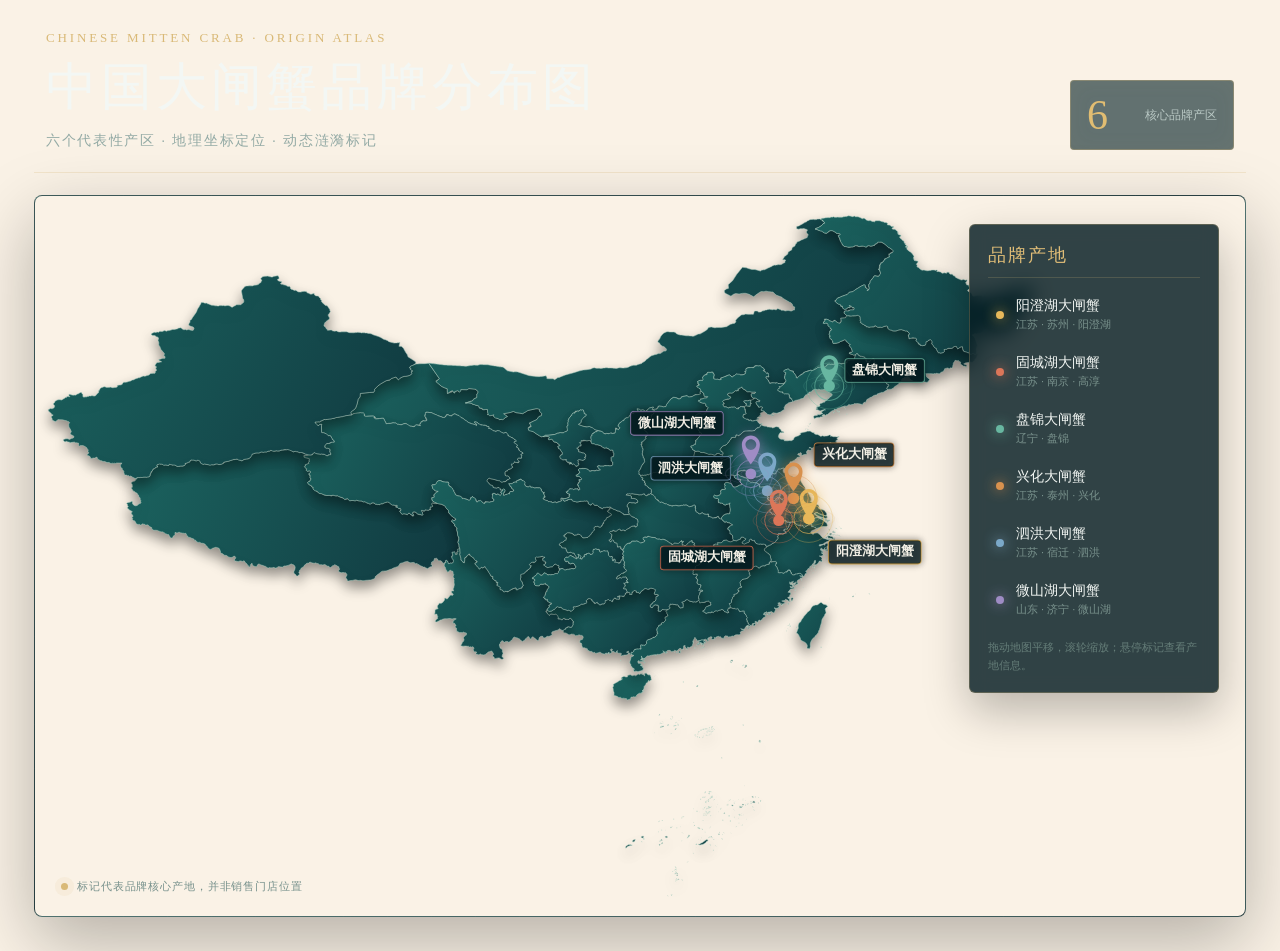
<file: brand-map.html>
<!DOCTYPE html>
<html lang="zh-CN">
<head>
  <meta charset="UTF-8">
  <meta name="viewport" content="width=device-width, initial-scale=1.0">
  <meta name="description" content="中国六大代表性大闸蟹品牌产地分布动态地图">
  <title>中国大闸蟹品牌分布图</title>
  <link rel="stylesheet" href="./assets/brand-map/brand-map.css">
  <script src="./assets/brand-map/echarts.min.js"></script>
</head>
<body>
  <main class="brand-map-shell">
    <header class="brand-map-header">
      <div>
        <p class="eyebrow">CHINESE MITTEN CRAB · ORIGIN ATLAS</p>
        <h1>中国大闸蟹品牌分布图</h1>
        <p class="subtitle">六个代表性产区 · 地理坐标定位 · 动态涟漪标记</p>
      </div>
      <div class="header-badge">
        <span>6</span>
        <small>核心品牌产区</small>
      </div>
    </header>

    <section class="map-stage">
      <div id="brandMap" role="img" aria-label="中国六大代表性大闸蟹品牌产地动态地图"></div>
      <aside class="brand-panel" aria-label="品牌产地列表">
        <div class="panel-title">品牌产地</div>
        <div id="brandList" class="brand-list"></div>
        <p class="panel-note">拖动地图平移，滚轮缩放；悬停标记查看产地信息。</p>
      </aside>
      <div class="map-caption">
        <span class="caption-pulse"></span>
        标记代表品牌核心产地，并非销售门店位置
      </div>
    </section>
  </main>

  <script src="./assets/brand-map/china-provinces.js"></script>
  <script src="./assets/brand-map/brand-map.js"></script>
</body>
</html>
</file>
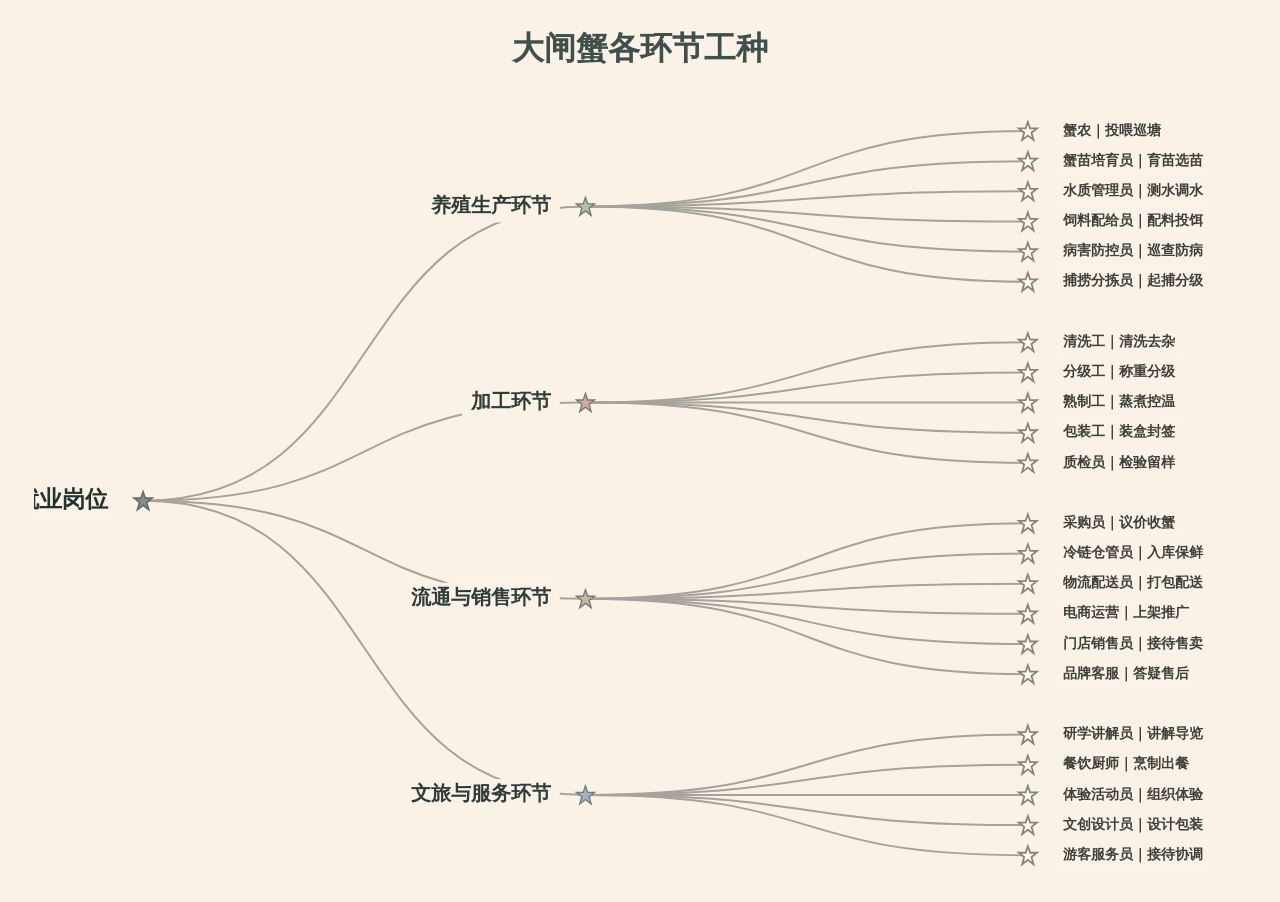
<file: chart10.html>
<!doctype html>
<html lang="zh-CN">
<head>
  <meta charset="UTF-8">
  <meta name="viewport" content="width=device-width, initial-scale=1.0">
  <title>大闸蟹各环节工种</title>
  <link rel="stylesheet" href="./assets/chart10-jobs-tree/style.css">
</head>
<body>
  <main class="tree-page">
    <h1>大闸蟹各环节工种</h1>
    <div id="chart" role="img" aria-label="大闸蟹就业岗位从左到右树状图"></div>
  </main>
  <script src="./assets/brand-map/echarts.min.js"></script>
  <script src="./assets/chart10-jobs-tree/chart.js"></script>
</body>
</html>
</file>
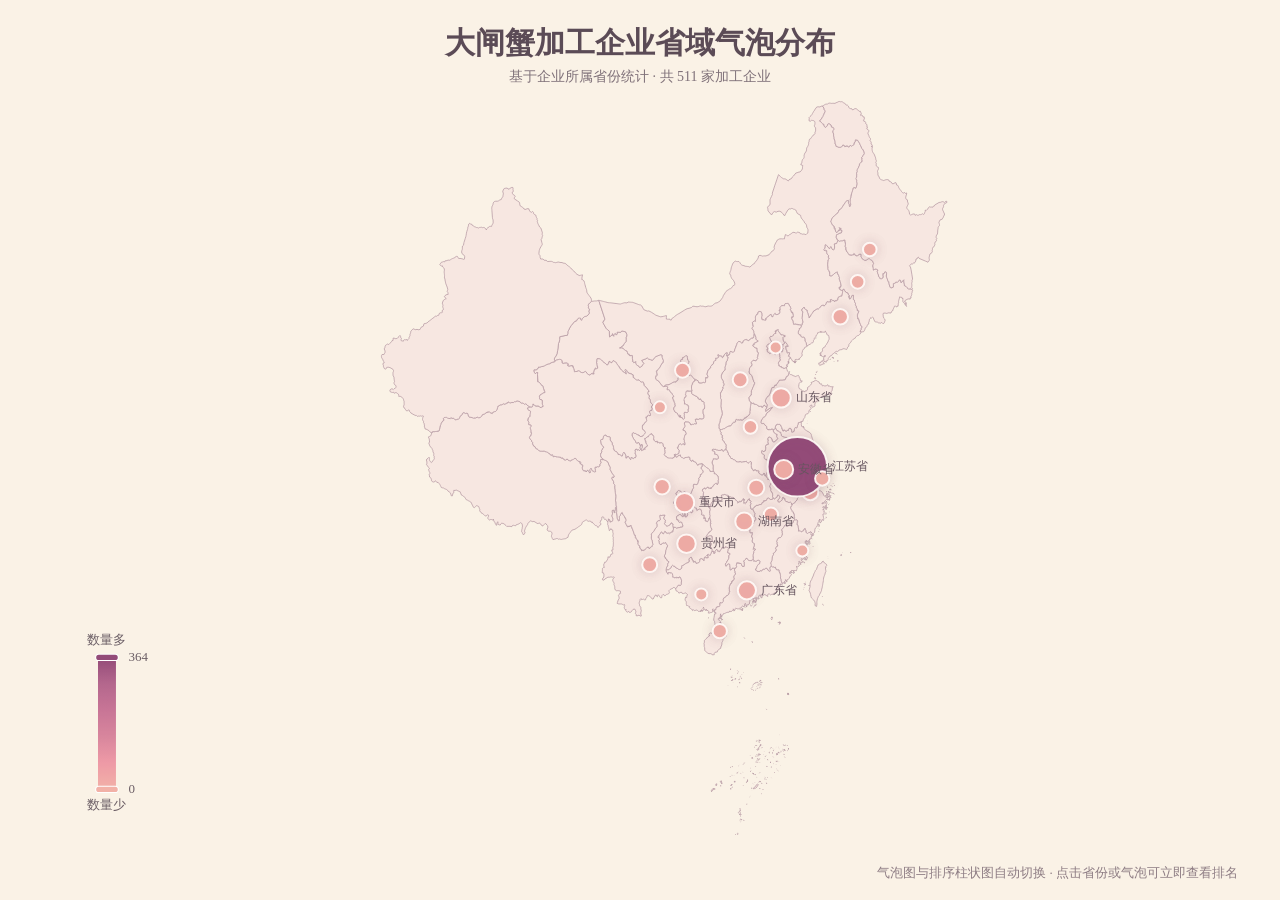
<file: chart11.html>
<!doctype html>
<html lang="zh-CN">
<head>
  <meta charset="UTF-8">
  <meta name="viewport" content="width=device-width, initial-scale=1.0">
  <title>大闸蟹加工企业省域分布</title>
  <link rel="stylesheet" href="./assets/chart11-china-map/style.css">
</head>
<body>
  <main class="map-page">
    <h1>大闸蟹加工企业省域气泡分布</h1>
    <p class="subtitle">基于企业所属省份统计 · 共 511 家加工企业</p>
    <div id="chart" role="img" aria-label="大闸蟹加工企业中国省级气泡图与排序柱状图"></div>
    <div class="hint">气泡图与排序柱状图自动切换 · 点击省份或气泡可立即查看排名</div>
  </main>
  <script src="./assets/brand-map/echarts.min.js"></script>
  <script src="./assets/chart11-china-map/chart.js"></script>
</body>
</html>
</file>
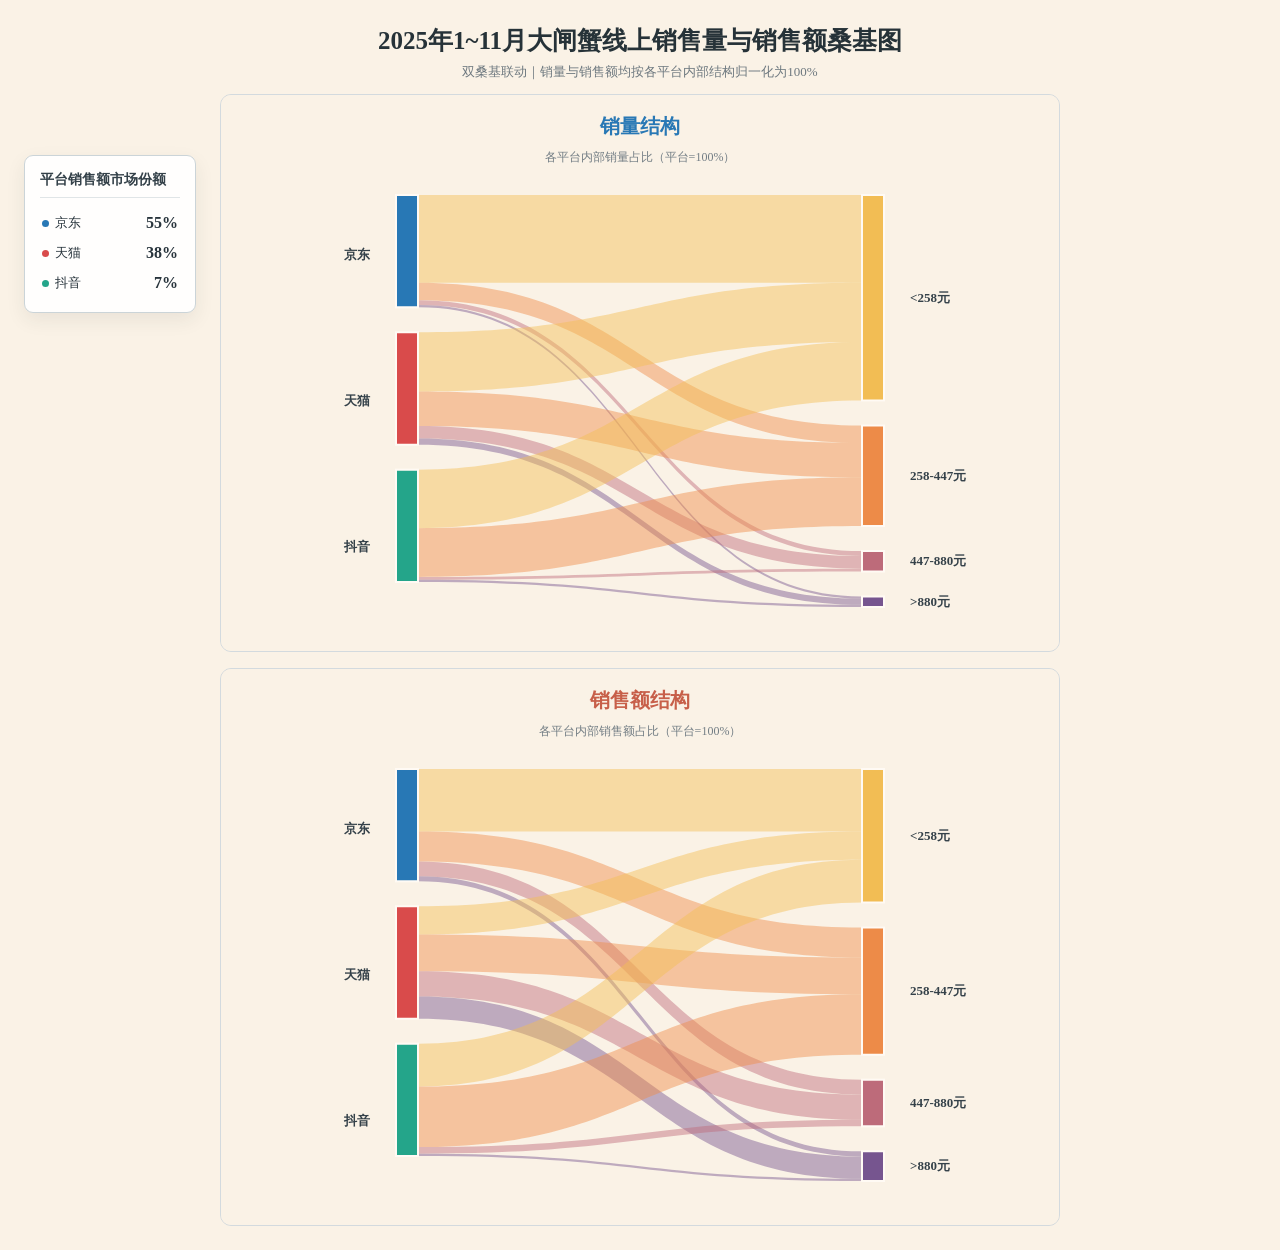
<file: chart4.html>
<!DOCTYPE html>
<html lang="zh-CN">
<head>
  <meta charset="UTF-8">
  <meta name="viewport" content="width=device-width, initial-scale=1.0">
  <title>2025年1~11月大闸蟹线上销售量与销售额桑基图</title>
  <script src="./assets/brand-map/echarts.min.js"></script>
  <style>
    * { box-sizing: border-box; }
    html, body {
      width: 100%;
      min-height: 100%;
      margin: 0;
      overflow-x: hidden;
      overflow-y: auto;
      background: #FAF2E6;
      color: #28343c;
      font-family: "Times New Roman", "SimSun", "宋体", serif;
    }
    .shell {
      position: relative;
      width: 100%;
      height: 1250px;
      min-width: 1080px;
      min-height: 1250px;
    }
    .page-title {
      position: absolute;
      z-index: 4;
      top: 24px;
      left: 50%;
      margin: 0;
      color: #263238;
      font-size: 25px;
      transform: translateX(-50%);
      white-space: nowrap;
    }
    .page-subtitle {
      position: absolute;
      z-index: 4;
      top: 63px;
      left: 50%;
      color: #6d787f;
      font-size: 13px;
      transform: translateX(-50%);
      white-space: nowrap;
    }
    .charts {
      position: absolute;
      top: 94px;
      right: 220px;
      bottom: 24px;
      left: 220px;
      display: grid;
      grid-template-rows: 1fr 1fr;
      gap: 16px;
    }
    .chart-panel {
      position: relative;
      min-width: 0;
      overflow: hidden;
      border: 1px solid #d3dade;
      border-radius: 11px;
      background: #FAF2E6;
    }
    .chart { width: 100%; height: 100%; }
    .node-labels {
      position: absolute;
      z-index: 5;
      top: 0;
      bottom: 0;
      width: 130px;
      pointer-events: none;
    }
    .node-labels--left { left: 19px; text-align: right; }
    .node-labels--right { right: 19px; text-align: left; }
    .node-label {
      position: absolute;
      right: 0;
      left: 0;
      color: #344149;
      font-size: 13px;
      font-weight: 700;
      line-height: 18px;
      transform: translateY(-50%);
      white-space: nowrap;
    }
    .market-share-panel {
      position: absolute;
      z-index: 6;
      top: 155px;
      left: 24px;
      width: 172px;
      padding: 15px 15px 14px;
      border: 1px solid #cbd4d8;
      border-radius: 9px;
      background: rgba(255,255,255,.94);
      box-shadow: 0 7px 19px rgba(38,50,56,.08);
    }
    .market-share-title {
      margin-bottom: 10px;
      padding-bottom: 8px;
      border-bottom: 1px solid #e0e5e7;
      color: #344149;
      font-size: 14px;
      font-weight: 700;
    }
    .market-share-row {
      display: flex;
      align-items: center;
      justify-content: space-between;
      padding: 6px 2px;
      font-size: 13px;
    }
    .market-share-name { display: inline-flex; align-items: center; gap: 6px; }
    .market-share-dot { width: 7px; height: 7px; border-radius: 50%; }
    .market-share-value { font: 700 16px "Times New Roman", serif; }
    .linked-popup-panel {
      position: absolute;
      z-index: 6;
      top: 52%;
      right: 24px;
      left: auto;
      width: 172px;
      min-height: 226px;
      padding: 15px 14px 16px;
      border: 1px solid #cbd4d8;
      border-radius: 10px;
      background: rgba(255,255,255,.96);
      box-shadow: 0 9px 24px rgba(38,50,56,.11);
      opacity: 0;
      pointer-events: none;
      transform: translateY(-50%) translateX(-7px);
      transition: opacity .16s ease, transform .16s ease;
    }
    .linked-popup-panel.is-visible {
      opacity: 1;
      transform: translateY(-50%) translateX(0);
    }
    .popup-heading {
      margin-bottom: 14px;
      padding-bottom: 11px;
      border-bottom: 1px solid #e0e5e7;
    }
    .popup-title { color: #344149; font-size: 16px; font-weight: 700; }
    .popup-relation {
      display: block;
      margin-top: 6px;
      color: #6d787f;
      font-size: 13px;
      line-height: 1.45;
    }
    .popup-values {
      display: flex;
      flex-direction: column;
      gap: 9px;
    }
    .popup-metric {
      padding: 9px 10px;
      border-radius: 7px;
      background: #fbf7f1;
    }
    .popup-label { color: #7b858c; font-size: 12px; }
    .popup-value {
      margin-top: 4px;
      color: #29363e;
      font: 700 20px "Times New Roman", serif;
    }
    .popup-value.is-volume { color: #2878b5; }
    .popup-value.is-sales { color: #c75f49; }
  </style>
</head>
<body>
  <main class="shell">
    <h1 class="page-title">2025年1~11月大闸蟹线上销售量与销售额桑基图</h1>
    <div class="page-subtitle">双桑基联动｜销量与销售额均按各平台内部结构归一化为100%</div>
    <section class="charts">
      <article class="chart-panel">
        <div id="volume-chart" class="chart" role="img" aria-label="各平台价格带销量结构桑基图"></div>
        <div id="volume-left-labels" class="node-labels node-labels--left"></div>
        <div id="volume-right-labels" class="node-labels node-labels--right"></div>
      </article>
      <article class="chart-panel">
        <div id="sales-chart" class="chart" role="img" aria-label="各平台价格带销售额结构桑基图"></div>
        <div id="sales-left-labels" class="node-labels node-labels--left"></div>
        <div id="sales-right-labels" class="node-labels node-labels--right"></div>
      </article>
    </section>
    <aside class="market-share-panel">
      <div class="market-share-title">平台销售额市场份额</div>
      <div class="market-share-row"><span class="market-share-name"><i class="market-share-dot" style="background:#2878b5"></i>京东</span><span class="market-share-value">55%</span></div>
      <div class="market-share-row"><span class="market-share-name"><i class="market-share-dot" style="background:#d94b4b"></i>天猫</span><span class="market-share-value">38%</span></div>
      <div class="market-share-row"><span class="market-share-name"><i class="market-share-dot" style="background:#24a58a"></i>抖音</span><span class="market-share-value">7%</span></div>
    </aside>
    <section class="linked-popup-panel" id="linked-popup" aria-live="polite">
      <div class="popup-heading">
        <span class="popup-title">关联数据</span>
        <span class="popup-relation"></span>
      </div>
      <div class="popup-values"></div>
    </section>
  </main>
  <script>
    (function () {
      "use strict";

      const platformShares = { "京东":55, "天猫":38, "抖音":7 };
      const platformColors = { "京东":"#2878b5", "天猫":"#d94b4b", "抖音":"#24a58a" };
      const bands = ["<258元","258-447元","447-880元",">880元"];
      const bandColors = ["#f2bd54","#ed8b48","#bd6b7a","#76558f"];
      const paired = [
        { platform:"京东", band:"<258元", volume:79.2, sales:55.7 },
        { platform:"京东", band:"258-447元", volume:15.7, sales:26.6 },
        { platform:"京东", band:"447-880元", volume:4.4, sales:13.1 },
        { platform:"京东", band:">880元", volume:0.7, sales:4.6 },
        { platform:"天猫", band:"<258元", volume:52.8, sales:25.0 },
        { platform:"天猫", band:"258-447元", volume:30.6, sales:32.7 },
        { platform:"天猫", band:"447-880元", volume:11.3, sales:22.5 },
        { platform:"天猫", band:">880元", volume:5.4, sales:19.8 },
        { platform:"抖音", band:"<258元", volume:53.1, sales:38.7 },
        { platform:"抖音", band:"258-447元", volume:44.2, sales:54.5 },
        { platform:"抖音", band:"447-880元", volume:2.6, sales:6.0 },
        { platform:"抖音", band:">880元", volume:0.1, sales:0.9 }
      ];

      const volumeChart = echarts.init(document.getElementById("volume-chart"), null, { renderer:"canvas" });
      const salesChart = echarts.init(document.getElementById("sales-chart"), null, { renderer:"canvas" });
      const popupContainer = document.getElementById("linked-popup");

      function visualValues(metric) {
        const result=new Array(paired.length);
        Object.keys(platformShares).forEach(function (platform) {
          const indexes=[];
          paired.forEach(function (item,index) {
            if (item.platform === platform) indexes.push(index);
          });
          const raised=indexes.map(function (index) {
            return Math.max(paired[index][metric],2);
          });
          const scale=100/raised.reduce(function (sum,value) { return sum+value; },0);
          indexes.forEach(function (index,position) {
            result[index]=raised[position]*scale;
          });
        });
        return result;
      }

      const visualMetricValues={
        volume:visualValues("volume"),
        sales:visualValues("sales")
      };

      function nodes(metric) {
        return Object.keys(platformShares).map(function (platform) {
          return {
            name:platform,
            kind:"platform",
            marketShare:platformShares[platform],
            itemStyle:{ color:platformColors[platform] },
            label:{ show:false }
          };
        }).concat(bands.map(function (band,index) {
          return {
            name:band,
            kind:"band",
            itemStyle:{ color:bandColors[index] },
            label:{ show:false }
          };
        }));
      }

      function links(metric, activeIndex) {
        return paired.map(function (item,index) {
          return {
            source:item.platform,
            target:item.band,
            value:visualMetricValues[metric][index],
            pairIndex:index,
            volume:item.volume,
            sales:item.sales,
            ratio:item.sales / item.volume,
            lineStyle:{
              color:bandColors[bands.indexOf(item.band)],
              opacity:activeIndex == null ? .46 : (index === activeIndex ? .82 : .07)
            }
          };
        });
      }

      function tooltipFormatter(metric) {
        return function (params) {
          if (params.dataType !== "edge") {
            if (params.data.kind === "platform") {
              return "<b>" + params.name + "</b><br>销售额市场份额：<b>" + params.data.marketShare.toFixed(0) + "%</b>";
            }
            return "<b>" + params.name + "</b>";
          }
          const d=params.data;
          const main=metric === "volume" ? d.volume : d.sales;
          const companion=metric === "volume" ? d.sales : d.volume;
          return "<b>" + d.source + " → " + d.target + "</b><br>" +
            (metric === "volume" ? "销量占比" : "销售额占比") + "：<b>" + main.toFixed(1) + "%</b><br>" +
            (metric === "volume" ? "对应销售额" : "对应销量") + "：<b>" + companion.toFixed(1) + "%</b>";
        };
      }

      function chartOption(metric) {
        const isVolume=metric === "volume";
        return {
          backgroundColor:"#FAF2E6",
          animationDuration:700,
          animationDurationUpdate:450,
          textStyle:{ fontFamily:'"Times New Roman","SimSun","宋体",serif' },
          title:{
            text:isVolume ? "销量结构" : "销售额结构",
            subtext:isVolume ? "各平台内部销量占比（平台=100%）" : "各平台内部销售额占比（平台=100%）",
            left:"center",
            top:18,
            textStyle:{ fontSize:20, fontWeight:"bold", color:isVolume ? "#2878b5" : "#c75f49" },
            subtextStyle:{ fontSize:12, color:"#737e85", lineHeight:20 }
          },
          tooltip:{
            trigger:"item",
            triggerOn:"mousemove|click",
            showContent:false,
            confine:true,
            backgroundColor:"rgba(255,255,255,.98)",
            borderColor:isVolume ? "#8eb5ce" : "#d8a28f",
            borderWidth:1,
            padding:[9,11],
            textStyle:{ color:"#29363e", fontSize:13 },
            extraCssText:"box-shadow:0 5px 17px rgba(29,45,55,.15);border-radius:7px;",
            formatter:tooltipFormatter(metric)
          },
          series:[{
            id:isVolume ? "volumeSankey" : "salesSankey",
            type:"sankey",
            left:175,
            right:175,
            top:100,
            bottom:44,
            nodeWidth:22,
            nodeGap:25,
            nodeAlign:"justify",
            layoutIterations:0,
            draggable:true,
            data:nodes(metric),
            links:links(metric,null),
            emphasis:{ focus:"none" },
            itemStyle:{ borderColor:"#fffaf4", borderWidth:2 },
            lineStyle:{ curveness:.5 },
            label:{ show:false }
          }]
        };
      }

      function nodeCenters(values,height) {
        const top=100;
        const bottom=44;
        const gap=25;
        const usable=height-top-bottom-gap*(values.length-1);
        const total=values.reduce(function (sum,value) { return sum+value; },0);
        const scale=usable/total;
        let cursor=top;
        return values.map(function (value) {
          const center=cursor+value*scale/2;
          cursor+=value*scale+gap;
          return center;
        });
      }

      function renderExternalLabels(metric) {
        const height=document.getElementById(metric+"-chart").clientHeight;
        const platformTotals=Object.keys(platformShares).map(function (platform) {
          return paired.reduce(function (sum,item,index) {
            return sum+(item.platform === platform ? visualMetricValues[metric][index] : 0);
          },0);
        });
        const bandTotals=bands.map(function (band) {
          return paired.reduce(function (sum,item,index) {
            return sum+(item.band === band ? visualMetricValues[metric][index] : 0);
          },0);
        });
        const platformCenters=nodeCenters(platformTotals,height);
        const bandCenters=nodeCenters(bandTotals,height);
        document.getElementById(metric+"-left-labels").innerHTML=
          Object.keys(platformShares).map(function (platform,index) {
            return '<span class="node-label" style="top:'+platformCenters[index]+'px">'+platform+'</span>';
          }).join("");
        document.getElementById(metric+"-right-labels").innerHTML=
          bands.map(function (band,index) {
            return '<span class="node-label" style="top:'+bandCenters[index]+'px">'+band+'</span>';
          }).join("");
      }

      function showLinkedPair(index) {
        const item=paired[index];
        document.querySelector(".popup-relation").textContent=item.platform + " → " + item.band;
        document.querySelector(".popup-values").innerHTML=
          '<div class="popup-metric"><div class="popup-label">销量占比</div><div class="popup-value is-volume">' + item.volume.toFixed(1) + '%</div></div>' +
          '<div class="popup-metric"><div class="popup-label">销售额占比</div><div class="popup-value is-sales">' + item.sales.toFixed(1) + '%</div></div>';
        popupContainer.classList.add("is-visible");
        volumeChart.setOption({ series:[{ id:"volumeSankey", links:links("volume",index) }] });
        salesChart.setOption({ series:[{ id:"salesSankey", links:links("sales",index) }] });
      }

      function hideLinkedPair() {
        popupContainer.classList.remove("is-visible");
        volumeChart.setOption({ series:[{ id:"volumeSankey", links:links("volume",null) }] });
        salesChart.setOption({ series:[{ id:"salesSankey", links:links("sales",null) }] });
      }

      function bind(sourceChart) {
        sourceChart.on("mouseover", function (params) {
          if (params.dataType === "edge") showLinkedPair(params.data.pairIndex);
        });
        sourceChart.getZr().on("globalout", hideLinkedPair);
      }

      volumeChart.setOption(chartOption("volume"));
      salesChart.setOption(chartOption("sales"));
      renderExternalLabels("volume");
      renderExternalLabels("sales");
      bind(volumeChart);
      bind(salesChart);
      window.__showLinkedPair=showLinkedPair;
      window.addEventListener("resize", function () {
        volumeChart.resize();
        salesChart.resize();
        renderExternalLabels("volume");
        renderExternalLabels("sales");
      });
    })();
  </script>
</body>
</html>
</file>
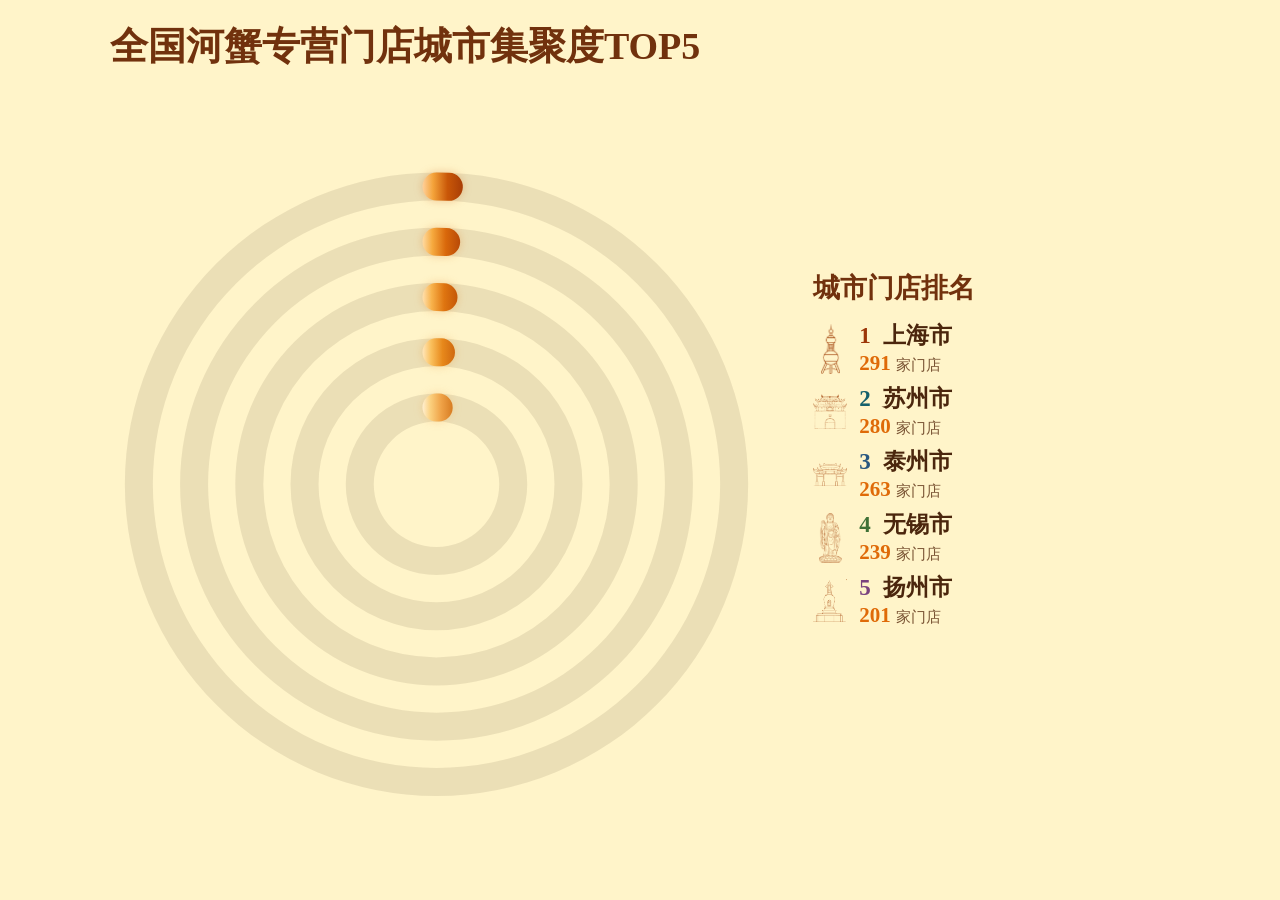
<file: chart6-preview.html>
<!doctype html>
<html lang="zh-CN">
<head>
  <meta charset="UTF-8">
  <meta name="viewport" content="width=device-width, initial-scale=1.0">
  <title>全国河蟹专营门店城市集聚度TOP5 - 预览</title>
  <link rel="stylesheet" href="./assets/chart6-preview/style.css">
</head>
<body>
  <main class="dashboard">
    <section class="chart-zone" aria-label="全国河蟹专营门店城市集聚度TOP5圆环竞速图">
      <div id="chart"></div>
      <h1>全国河蟹专营门店城市集聚度TOP5</h1>
    </section>

    <aside class="ranking" aria-label="城市门店排名">
      <h2>城市门店排名</h2>
      <ol>
        <li>
          <img class="landmark image-icon" src="./assets/chart6-preview/icon-shanghai.png" alt="东方明珠图标">
          <div><p><b>1</b><span>上海市</span></p><small>291 <em>家门店</em></small></div>
        </li>
        <li>
          <img class="landmark image-icon" src="./assets/chart6-preview/icon-suzhou.png" alt="苏州牌楼图标">
          <div><p><b>2</b><span>苏州市</span></p><small>280 <em>家门店</em></small></div>
        </li>
        <li>
          <img class="landmark image-icon" src="./assets/chart6-preview/icon-taizhou.png" alt="泰州建筑图标">
          <div><p><b>3</b><span>泰州市</span></p><small>263 <em>家门店</em></small></div>
        </li>
        <li>
          <img class="landmark image-icon" src="./assets/chart6-preview/icon-wuxi.png" alt="灵山大佛图标">
          <div><p><b>4</b><span>无锡市</span></p><small>239 <em>家门店</em></small></div>
        </li>
        <li>
          <img class="landmark image-icon" src="./assets/chart6-preview/icon-yangzhou.png" alt="扬州建筑图标">
          <div><p><b>5</b><span>扬州市</span></p><small>201 <em>家门店</em></small></div>
        </li>
      </ol>
    </aside>
  </main>
  <script src="./assets/chart6-city-race/echarts.min.js"></script>
  <script src="./assets/chart6-preview/chart.js"></script>
</body>
</html>
</file>
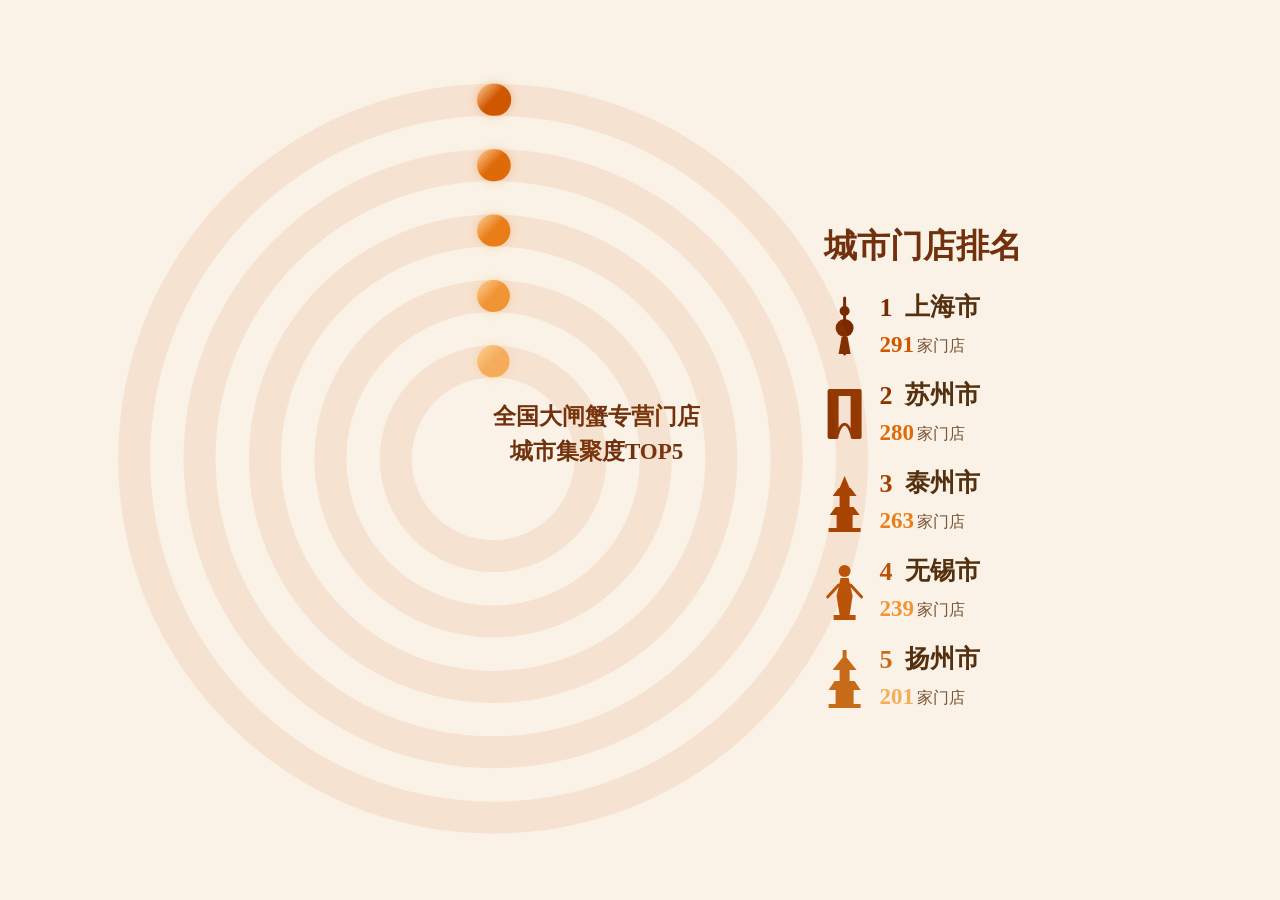
<file: chart6.html>
<!doctype html>
<html lang="zh-CN">
<head>
  <meta charset="UTF-8">
  <meta name="viewport" content="width=device-width, initial-scale=1.0">
  <title>全国大闸蟹销售门店城市圆形竞速</title>
  <link rel="stylesheet" href="./assets/chart6-city-race/style.css">
</head>
<body>
  <main class="dashboard">
    <section class="chart-shell">
      <div id="chart" role="img" aria-label="全国大闸蟹销售门店数量前五城市圆形竞速图"></div>
    </section>
  </main>
  <script src="./assets/chart6-city-race/echarts.min.js"></script>
  <script src="./assets/chart6-city-race/chart.js"></script>
</body>
</html>
</file>
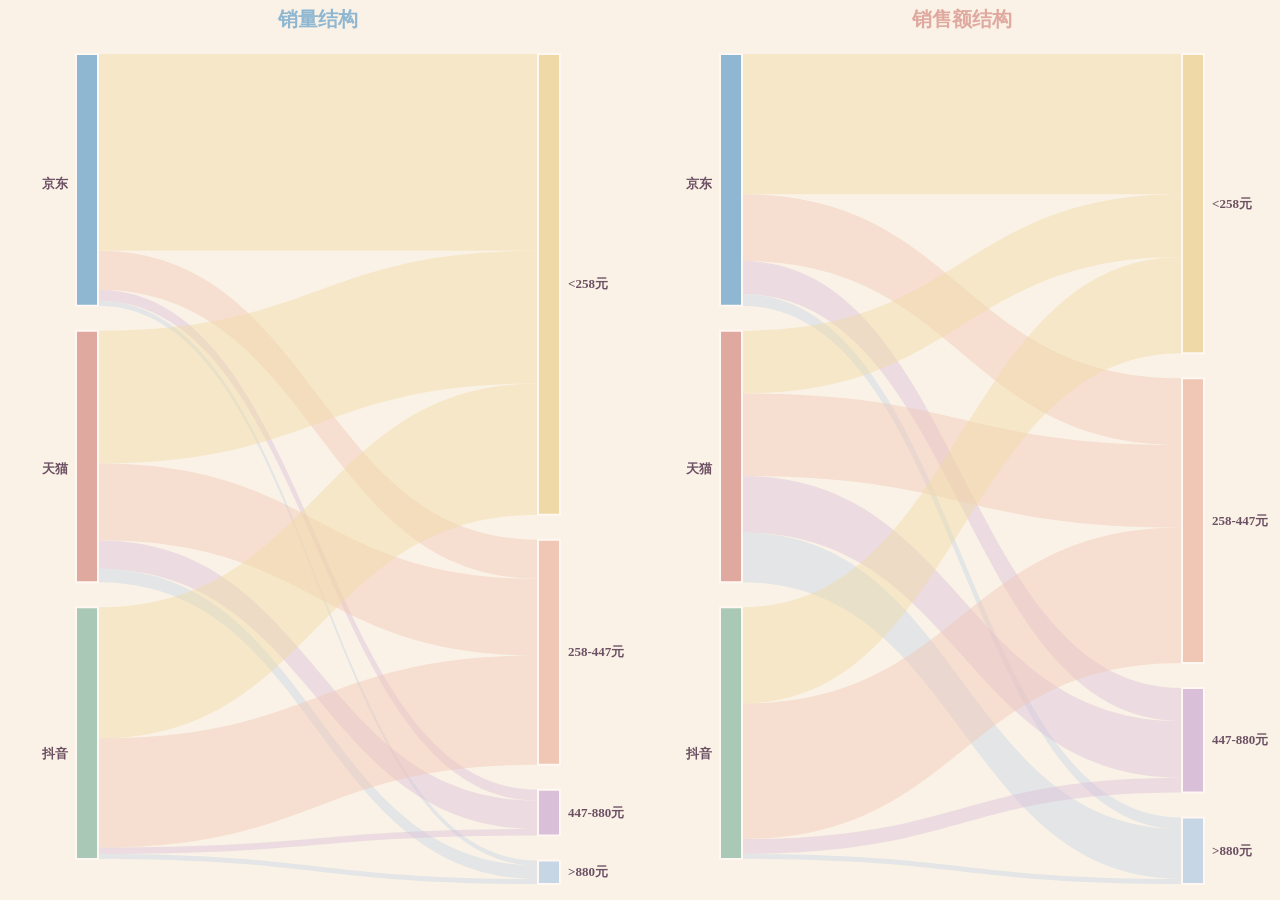
<file: chart7.html>
<!DOCTYPE html>
<html lang="zh-CN">
<head>
  <meta charset="UTF-8">
  <meta name="viewport" content="width=device-width, initial-scale=1.0">
  <title>2025年1~11月大闸蟹线上销售量与销售额桑基图</title>
  <script src="./assets/brand-map/echarts.min.js"></script>
  <style>
    * { box-sizing: border-box; }
    html, body {
      width: 100%;
      height: 100%;
      margin: 0;
      overflow-x: hidden;
      overflow-y: hidden;
      background: #FAF2E6;
      color: #4a4f54;
      font-family: "Times New Roman", "SimSun", "宋体", serif;
    }
    .shell {
      position: relative;
      width: 100vw;
      height: 100vh;
      min-width: 0;
      min-height: 640px;
    }
    .charts {
      position: absolute;
      top: 0;
      right: 0;
      bottom: 0;
      left: 0;
      display: grid;
      grid-template-columns: repeat(2, minmax(0, 1fr));
      gap: 8px;
    }
    .chart-panel {
      position: relative;
      min-width: 0;
      overflow: hidden;
      border: 0;
      border-radius: 0;
      background: #FAF2E6;
    }
    .chart { width: 100%; height: 100%; }
    .node-labels {
      position: absolute;
      z-index: 5;
      top: 0;
      bottom: 0;
      width: 64px;
      pointer-events: none;
    }
    .node-labels--left { left: 4px; text-align: right; }
    .node-labels--right { right: 4px; text-align: left; }
    .node-label {
      position: absolute;
      right: 0;
      left: 0;
      color: #6b4f62;
      font-size: 13px;
      font-weight: 700;
      line-height: 18px;
      transform: translateY(-50%);
      white-space: nowrap;
    }
    .linked-popup-panel {
      position: absolute;
      z-index: 6;
      top: 52%;
      right: 24px;
      left: auto;
      width: 172px;
      min-height: 226px;
      padding: 15px 14px 16px;
      border: 1px solid #eadfd8;
      border-radius: 10px;
      background: rgba(255,252,249,.96);
      box-shadow: 0 9px 24px rgba(122,98,110,.11);
      opacity: 0;
      pointer-events: none;
      transform: translateY(-50%) translateX(-7px);
      transition: opacity .16s ease, transform .16s ease;
    }
    .linked-popup-panel.is-visible {
      opacity: 1;
      transform: translateY(-50%) translateX(0);
    }
    .popup-heading {
      margin-bottom: 14px;
      padding-bottom: 11px;
      border-bottom: 1px solid #eee3dd;
    }
    .popup-title { color: #6b4f62; font-size: 16px; font-weight: 700; }
    .popup-relation {
      display: block;
      margin-top: 6px;
      color: #85737a;
      font-size: 13px;
      line-height: 1.45;
    }
    .popup-values {
      display: flex;
      flex-direction: column;
      gap: 9px;
    }
    .popup-metric {
      padding: 9px 10px;
      border-radius: 7px;
      background: #fff4ef;
    }
    .popup-label { color: #8b7d83; font-size: 12px; }
    .popup-value {
      margin-top: 4px;
      color: #5b5660;
      font: 700 20px "Times New Roman", serif;
    }
    .popup-value.is-volume { color: #8fb7d1; }
    .popup-value.is-sales { color: #e0a9a0; }
    @media (max-width: 900px) {
      .charts { top: 0; }
    }
  </style>
</head>
<body>
  <main class="shell">
    <section class="charts">
      <article class="chart-panel">
        <div id="volume-chart" class="chart" role="img" aria-label="各平台价格带销量结构桑基图"></div>
        <div id="volume-left-labels" class="node-labels node-labels--left"></div>
        <div id="volume-right-labels" class="node-labels node-labels--right"></div>
      </article>
      <article class="chart-panel">
        <div id="sales-chart" class="chart" role="img" aria-label="各平台价格带销售额结构桑基图"></div>
        <div id="sales-left-labels" class="node-labels node-labels--left"></div>
        <div id="sales-right-labels" class="node-labels node-labels--right"></div>
      </article>
    </section>
    <section class="linked-popup-panel" id="linked-popup" aria-live="polite">
      <div class="popup-heading">
        <span class="popup-title">关联数据</span>
        <span class="popup-relation"></span>
      </div>
      <div class="popup-values"></div>
    </section>
  </main>
  <script>
    (function () {
      "use strict";

      const platformShares = { "京东":55, "天猫":38, "抖音":7 };
      const platformColors = { "京东":"#8fb7d1", "天猫":"#e0a9a0", "抖音":"#a9c8b5" };
      const bands = ["<258元","258-447元","447-880元",">880元"];
      const bandColors = ["#efd9a7","#f0c7b5","#d9bfd8","#c7d6e4"];
      const paired = [
        { platform:"京东", band:"<258元", volume:79.2, sales:55.7 },
        { platform:"京东", band:"258-447元", volume:15.7, sales:26.6 },
        { platform:"京东", band:"447-880元", volume:4.4, sales:13.1 },
        { platform:"京东", band:">880元", volume:0.7, sales:4.6 },
        { platform:"天猫", band:"<258元", volume:52.8, sales:25.0 },
        { platform:"天猫", band:"258-447元", volume:30.6, sales:32.7 },
        { platform:"天猫", band:"447-880元", volume:11.3, sales:22.5 },
        { platform:"天猫", band:">880元", volume:5.4, sales:19.8 },
        { platform:"抖音", band:"<258元", volume:53.1, sales:38.7 },
        { platform:"抖音", band:"258-447元", volume:44.2, sales:54.5 },
        { platform:"抖音", band:"447-880元", volume:2.6, sales:6.0 },
        { platform:"抖音", band:">880元", volume:0.1, sales:0.9 }
      ];

      const volumeChart = echarts.init(document.getElementById("volume-chart"), null, { renderer:"canvas" });
      const salesChart = echarts.init(document.getElementById("sales-chart"), null, { renderer:"canvas" });
      const popupContainer = document.getElementById("linked-popup");

      function visualValues(metric) {
        const result=new Array(paired.length);
        Object.keys(platformShares).forEach(function (platform) {
          const indexes=[];
          paired.forEach(function (item,index) {
            if (item.platform === platform) indexes.push(index);
          });
          const raised=indexes.map(function (index) {
            return Math.max(paired[index][metric],2);
          });
          const scale=100/raised.reduce(function (sum,value) { return sum+value; },0);
          indexes.forEach(function (index,position) {
            result[index]=raised[position]*scale;
          });
        });
        return result;
      }

      const visualMetricValues={
        volume:visualValues("volume"),
        sales:visualValues("sales")
      };

      function nodes(metric) {
        return Object.keys(platformShares).map(function (platform) {
          return {
            name:platform,
            kind:"platform",
            marketShare:platformShares[platform],
            itemStyle:{ color:platformColors[platform] },
            label:{ show:false }
          };
        }).concat(bands.map(function (band,index) {
          return {
            name:band,
            kind:"band",
            itemStyle:{ color:bandColors[index] },
            label:{ show:false }
          };
        }));
      }

      function links(metric, activeIndex) {
        return paired.map(function (item,index) {
          return {
            source:item.platform,
            target:item.band,
            value:visualMetricValues[metric][index],
            pairIndex:index,
            volume:item.volume,
            sales:item.sales,
            ratio:item.sales / item.volume,
            lineStyle:{
              color:bandColors[bands.indexOf(item.band)],
              opacity:activeIndex == null ? .46 : (index === activeIndex ? .82 : .07)
            }
          };
        });
      }

      function tooltipFormatter(metric) {
        return function (params) {
          if (params.dataType !== "edge") {
            if (params.data.kind === "platform") {
              return "<b>" + params.name + "</b><br>销售额市场份额：<b>" + params.data.marketShare.toFixed(0) + "%</b>";
            }
            return "<b>" + params.name + "</b>";
          }
          const d=params.data;
          const main=metric === "volume" ? d.volume : d.sales;
          const companion=metric === "volume" ? d.sales : d.volume;
          return "<b>" + d.source + " → " + d.target + "</b><br>" +
            (metric === "volume" ? "销量占比" : "销售额占比") + "：<b>" + main.toFixed(1) + "%</b><br>" +
            (metric === "volume" ? "对应销售额" : "对应销量") + "：<b>" + companion.toFixed(1) + "%</b>";
        };
      }

      function chartOption(metric) {
        const isVolume=metric === "volume";
        return {
          backgroundColor:"#FAF2E6",
          animationDuration:700,
          animationDurationUpdate:450,
          textStyle:{ fontFamily:'"Times New Roman","SimSun","宋体",serif' },
          title:{
            text:isVolume ? "销量结构" : "销售额结构",
            left:"center",
            top:6,
            textStyle:{ fontSize:20, fontWeight:"bold", color:isVolume ? "#8fb7d1" : "#e0a9a0" }
          },
          tooltip:{
            trigger:"item",
            triggerOn:"mousemove|click",
            showContent:false,
            confine:true,
            backgroundColor:"rgba(255,252,249,.98)",
            borderColor:isVolume ? "#bdd2e0" : "#e8c4bd",
            borderWidth:1,
            padding:[9,11],
            textStyle:{ color:"#5b5660", fontSize:13 },
            extraCssText:"box-shadow:0 5px 17px rgba(122,98,110,.15);border-radius:7px;",
            formatter:tooltipFormatter(metric)
          },
          series:[{
            id:isVolume ? "volumeSankey" : "salesSankey",
            type:"sankey",
            left:76,
            right:76,
            top:54,
            bottom:16,
            nodeWidth:22,
            nodeGap:25,
            nodeAlign:"justify",
            layoutIterations:0,
            draggable:true,
            data:nodes(metric),
            links:links(metric,null),
            emphasis:{ focus:"none" },
            itemStyle:{ borderColor:"#fff7f1", borderWidth:2 },
            lineStyle:{ curveness:.5 },
            label:{ show:false }
          }]
        };
      }

      function nodeCenters(values,height) {
        const top=54;
        const bottom=16;
        const gap=25;
        const usable=height-top-bottom-gap*(values.length-1);
        const total=values.reduce(function (sum,value) { return sum+value; },0);
        const scale=usable/total;
        let cursor=top;
        return values.map(function (value) {
          const center=cursor+value*scale/2;
          cursor+=value*scale+gap;
          return center;
        });
      }

      function renderExternalLabels(metric) {
        const height=document.getElementById(metric+"-chart").clientHeight;
        const platformTotals=Object.keys(platformShares).map(function (platform) {
          return paired.reduce(function (sum,item,index) {
            return sum+(item.platform === platform ? visualMetricValues[metric][index] : 0);
          },0);
        });
        const bandTotals=bands.map(function (band) {
          return paired.reduce(function (sum,item,index) {
            return sum+(item.band === band ? visualMetricValues[metric][index] : 0);
          },0);
        });
        const platformCenters=nodeCenters(platformTotals,height);
        const bandCenters=nodeCenters(bandTotals,height);
        document.getElementById(metric+"-left-labels").innerHTML=
          Object.keys(platformShares).map(function (platform,index) {
            return '<span class="node-label" style="top:'+platformCenters[index]+'px">'+platform+'</span>';
          }).join("");
        document.getElementById(metric+"-right-labels").innerHTML=
          bands.map(function (band,index) {
            return '<span class="node-label" style="top:'+bandCenters[index]+'px">'+band+'</span>';
          }).join("");
      }

      function showLinkedPair(index) {
        const item=paired[index];
        document.querySelector(".popup-relation").textContent=item.platform + " → " + item.band;
        document.querySelector(".popup-values").innerHTML=
          '<div class="popup-metric"><div class="popup-label">销量占比</div><div class="popup-value is-volume">' + item.volume.toFixed(1) + '%</div></div>' +
          '<div class="popup-metric"><div class="popup-label">销售额占比</div><div class="popup-value is-sales">' + item.sales.toFixed(1) + '%</div></div>';
        popupContainer.classList.add("is-visible");
        volumeChart.setOption({ series:[{ id:"volumeSankey", links:links("volume",index) }] });
        salesChart.setOption({ series:[{ id:"salesSankey", links:links("sales",index) }] });
      }

      function hideLinkedPair() {
        popupContainer.classList.remove("is-visible");
        volumeChart.setOption({ series:[{ id:"volumeSankey", links:links("volume",null) }] });
        salesChart.setOption({ series:[{ id:"salesSankey", links:links("sales",null) }] });
      }

      function bind(sourceChart) {
        sourceChart.on("mouseover", function (params) {
          if (params.dataType === "edge") showLinkedPair(params.data.pairIndex);
        });
        sourceChart.getZr().on("globalout", hideLinkedPair);
      }

      volumeChart.setOption(chartOption("volume"));
      salesChart.setOption(chartOption("sales"));
      renderExternalLabels("volume");
      renderExternalLabels("sales");
      bind(volumeChart);
      bind(salesChart);
      window.__showLinkedPair=showLinkedPair;
      window.addEventListener("resize", function () {
        volumeChart.resize();
        salesChart.resize();
        renderExternalLabels("volume");
        renderExternalLabels("sales");
      });
    })();
  </script>
</body>
</html>
</file>
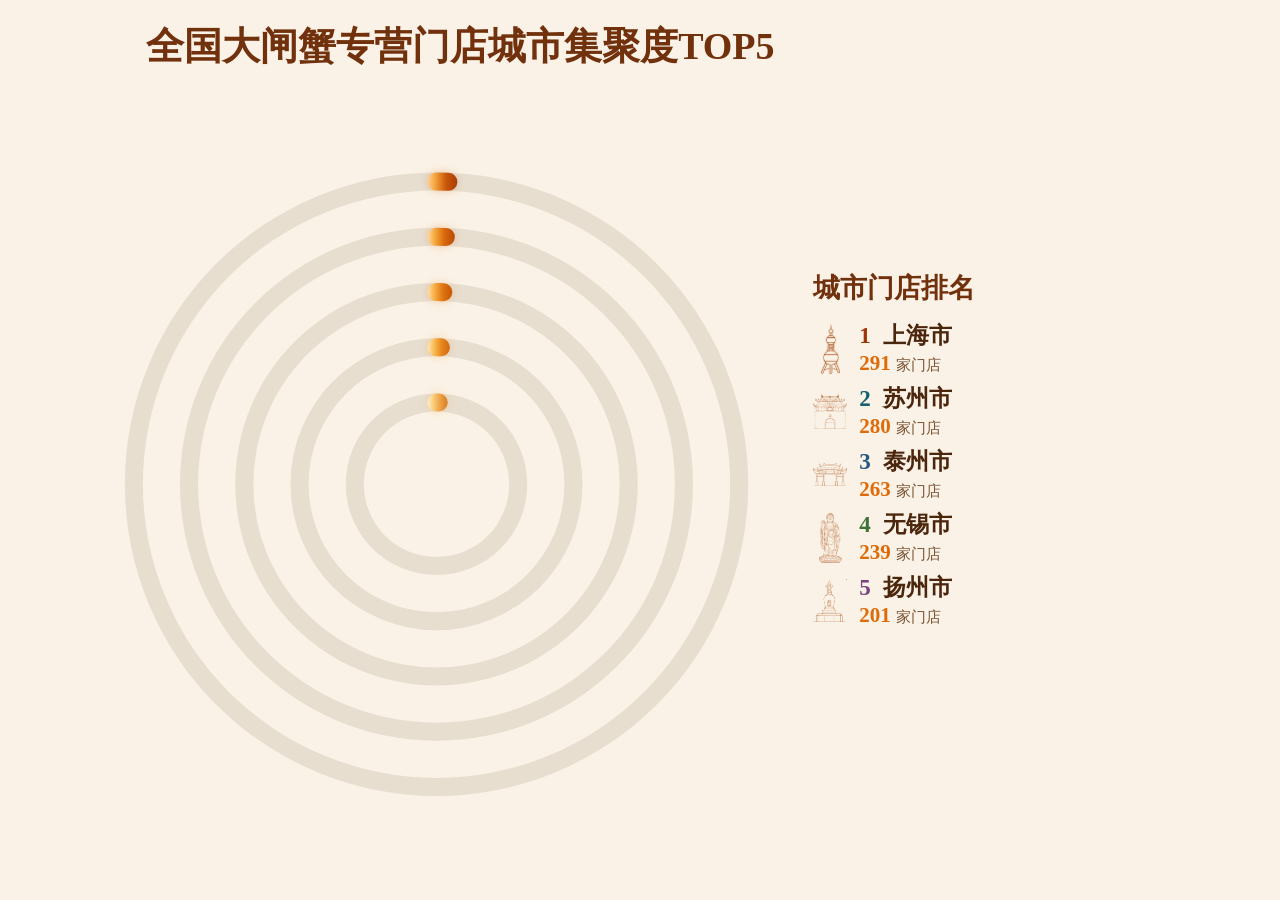
<file: chart8.html>
<!doctype html>
<html lang="zh-CN">
<head>
  <meta charset="UTF-8">
  <meta name="viewport" content="width=device-width, initial-scale=1.0">
  <title>全国大闸蟹专营门店城市集聚度TOP5 - 预览</title>
  <link rel="stylesheet" href="./assets/chart8-city-race-preview/style.css">
</head>
<body>
  <main class="dashboard">
    <section class="chart-zone" aria-label="全国大闸蟹专营门店城市集聚度TOP5圆环竞速图">
      <div id="chart"></div>
      <h1>全国大闸蟹专营门店城市集聚度TOP5</h1>
    </section>

    <aside class="ranking" aria-label="城市门店排名">
      <h2>城市门店排名</h2>
      <ol>
        <li>
          <img class="landmark image-icon" src="./assets/chart8-city-race-preview/icon-shanghai.png" alt="东方明珠图标">
          <div><p><b>1</b><span>上海市</span></p><small>291 <em>家门店</em></small></div>
        </li>
        <li>
          <img class="landmark image-icon" src="./assets/chart8-city-race-preview/icon-suzhou.png" alt="苏州牌楼图标">
          <div><p><b>2</b><span>苏州市</span></p><small>280 <em>家门店</em></small></div>
        </li>
        <li>
          <img class="landmark image-icon" src="./assets/chart8-city-race-preview/icon-taizhou.png" alt="泰州建筑图标">
          <div><p><b>3</b><span>泰州市</span></p><small>263 <em>家门店</em></small></div>
        </li>
        <li>
          <img class="landmark image-icon" src="./assets/chart8-city-race-preview/icon-wuxi.png" alt="灵山大佛图标">
          <div><p><b>4</b><span>无锡市</span></p><small>239 <em>家门店</em></small></div>
        </li>
        <li>
          <img class="landmark image-icon" src="./assets/chart8-city-race-preview/icon-yangzhou.png" alt="扬州建筑图标">
          <div><p><b>5</b><span>扬州市</span></p><small>201 <em>家门店</em></small></div>
        </li>
      </ol>
    </aside>
  </main>
  <script src="./assets/chart6-city-race/echarts.min.js"></script>
  <script src="./assets/chart8-city-race-preview/chart.js"></script>
</body>
</html>
</file>
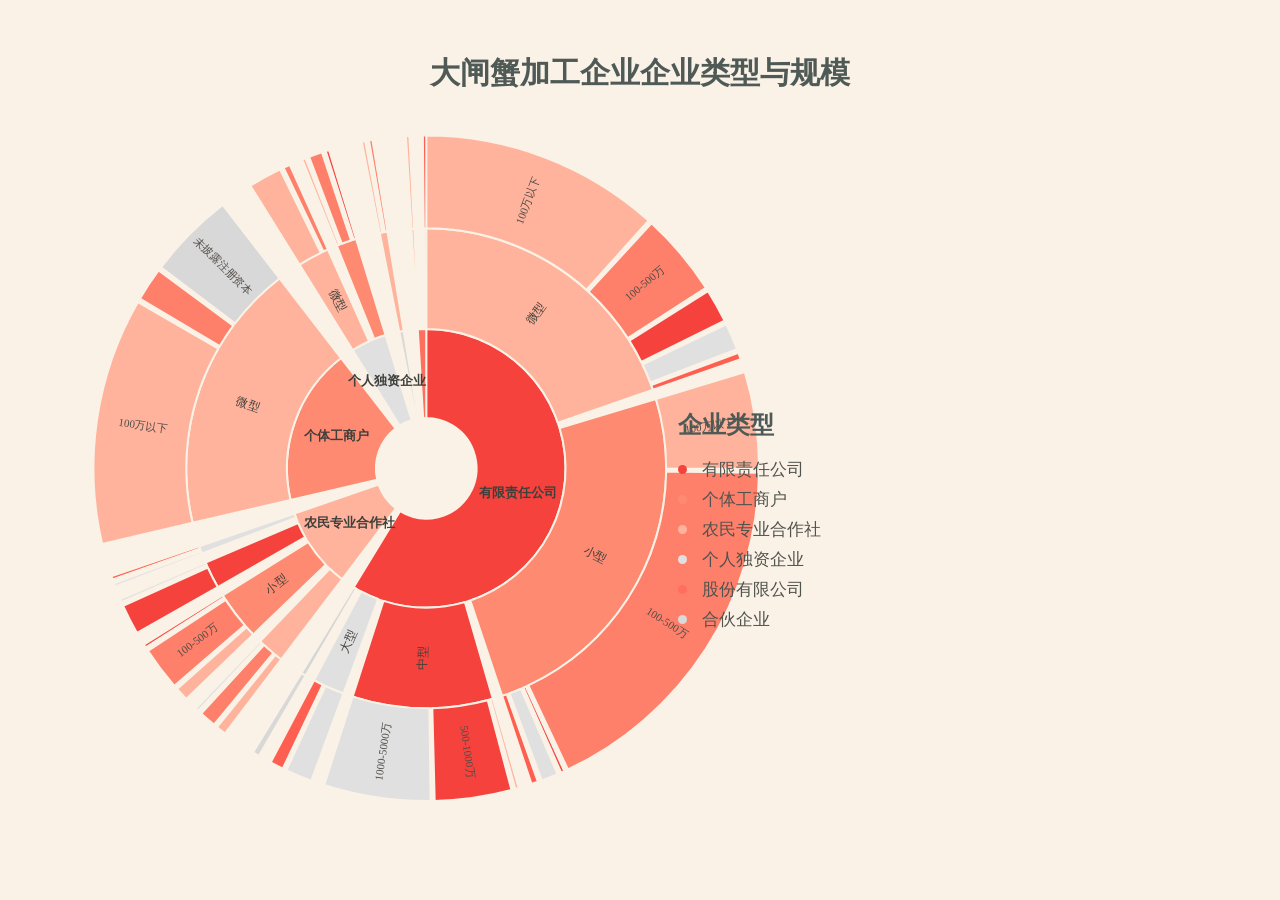
<file: chart9.html>
<!doctype html>
<html lang="zh-CN">
<head>
  <meta charset="UTF-8">
  <meta name="viewport" content="width=device-width, initial-scale=1.0">
  <title>大闸蟹加工企业企业类型与规模</title>
  <link rel="stylesheet" href="./assets/chart9-processing-sunburst/style.css">
</head>
<body>
  <main class="sunburst-page">
    <h1>大闸蟹加工企业企业类型与规模</h1>
    <section class="chart-area">
      <div id="chart" role="img" aria-label="大闸蟹加工企业企业类型、企业规模与注册资本旭日图"></div>
      <aside class="legend-panel" aria-label="企业类型图例">
        <div class="legend-title">企业类型</div>
        <div id="legend"></div>
      </aside>
    </section>
  </main>
  <script src="./assets/brand-map/echarts.min.js"></script>
  <script src="./assets/chart9-processing-sunburst/chart.js"></script>
</body>
</html>
</file>
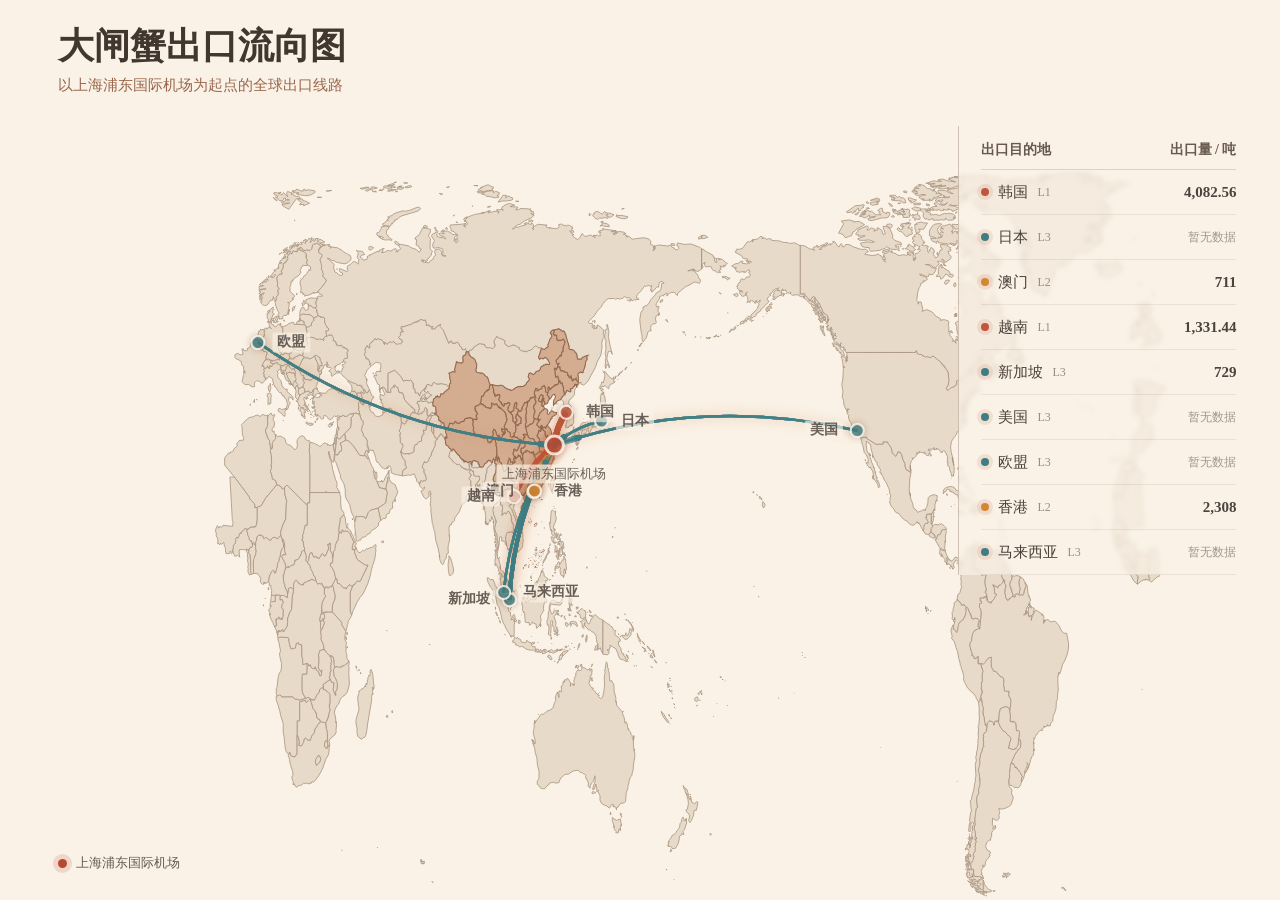
<file: crab-export-routes.html>
<!DOCTYPE html>
<html lang="zh-CN">
<head>
  <meta charset="UTF-8">
  <meta name="viewport" content="width=device-width, initial-scale=1.0">
  <meta name="description" content="以上海浦东国际机场为起点的大闸蟹出口流向平面地图">
  <title>大闸蟹出口流向图</title>
  <link rel="icon" href="data:,">
  <link rel="stylesheet" href="./assets/crab-export-routes/style.css">
  <script src="./assets/brand-map/echarts.min.js"></script>
</head>
<body>
  <main class="export-shell">
    <header class="page-header">
      <h1>大闸蟹出口流向图</h1>
      <p>以上海浦东国际机场为起点的全球出口线路</p>
    </header>

    <section class="map-stage" aria-label="以上海浦东国际机场为起点的大闸蟹出口动态平面地图">
      <div id="chart" role="img" aria-label="上海浦东国际机场至九个国家和地区的大闸蟹出口动态航线"></div>
      <div id="loading" class="loading">正在加载世界地图...</div>

      <aside class="destination-panel" aria-label="出口目的地数据">
        <div class="panel-heading">
          <span>出口目的地</span>
          <span>出口量 / 吨</span>
        </div>
        <div id="destination-list" class="destination-list"></div>
      </aside>

      <div class="origin-label">
        <span></span>
        上海浦东国际机场
      </div>
    </section>
  </main>

  <script src="./assets/crab-export-routes/chart.js"></script>
</body>
</html>
</file>
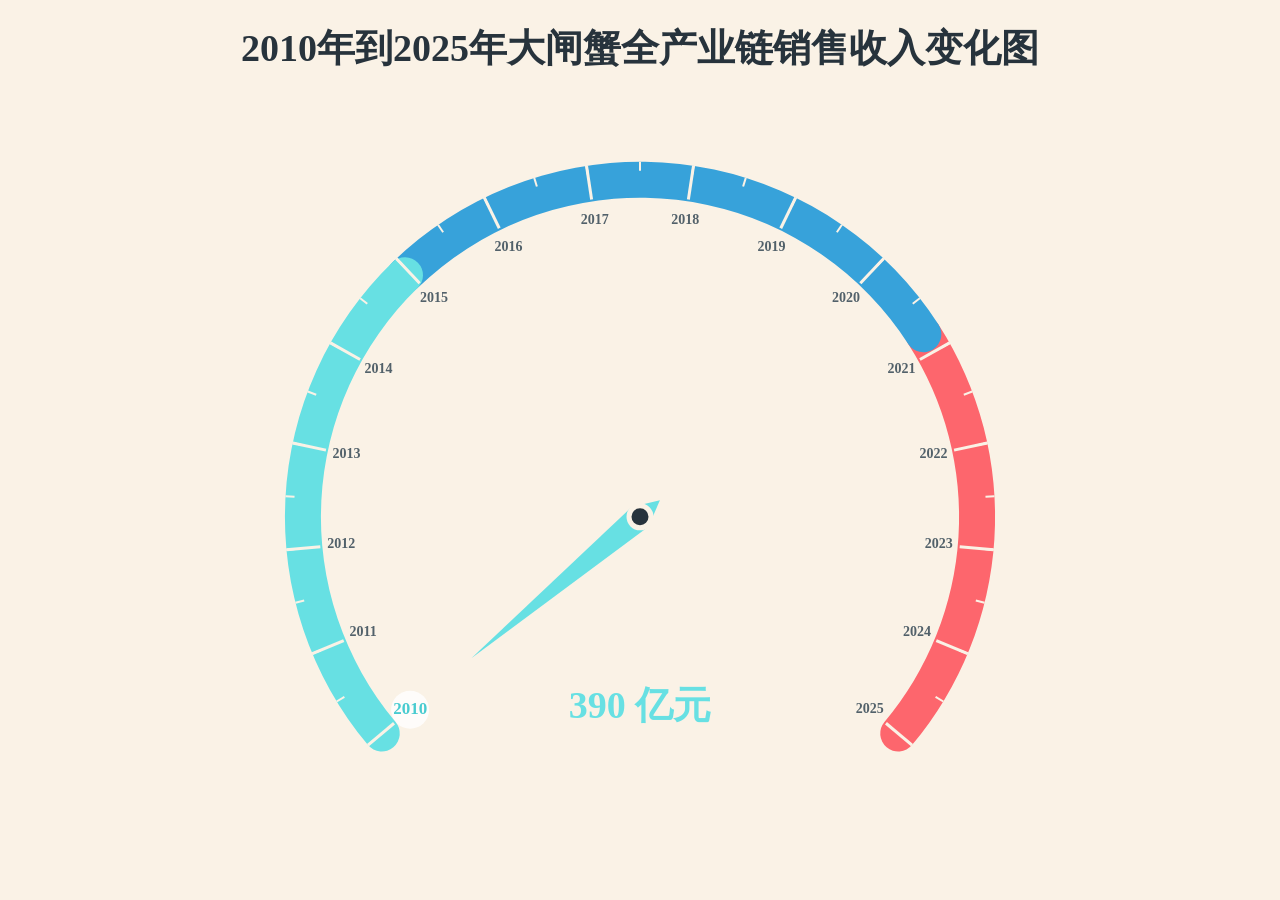
<file: industry-income-gauge.html>
<!doctype html>
<html lang="zh-CN">
<head>
  <meta charset="UTF-8">
  <meta name="viewport" content="width=device-width, initial-scale=1.0">
  <title>2010年到2025年大闸蟹全产业链销售收入变化图</title>
  <link rel="stylesheet" href="./assets/industry-income-gauge/style.css">
</head>
<body>
  <main class="dashboard">
    <h1>2010年到2025年大闸蟹全产业链销售收入变化图</h1>
    <section class="gauge-stage" aria-label="大闸蟹全产业链销售收入动态仪表盘">
      <div id="chart"></div>
    </section>
  </main>
  <script src="./assets/chart6-city-race/echarts.min.js"></script>
  <script src="./assets/industry-income-gauge/chart.js"></script>
</body>
</html>
</file>
<file: assets/brand-map/brand-map.css>
:root {
  color-scheme: dark;
  font-family: "Microsoft YaHei", "PingFang SC", "Noto Sans CJK SC", sans-serif;
  background: #FAF2E6;
  color: #f3f7f4;
}

* {
  box-sizing: border-box;
}

html,
body {
  width: 100%;
  min-width: 320px;
  min-height: 100%;
  margin: 0;
  background: #FAF2E6;
}

body {
  min-height: 100vh;
}

.brand-map-shell {
  width: min(1480px, 100%);
  min-height: 100vh;
  margin: 0 auto;
  padding: 30px 34px 34px;
}

.brand-map-header {
  display: flex;
  align-items: flex-end;
  justify-content: space-between;
  gap: 28px;
  min-height: 112px;
  padding: 0 12px 22px;
  border-bottom: 1px solid rgba(217, 185, 119, 0.24);
}

.eyebrow {
  margin: 0 0 7px;
  color: #d9b977;
  font-family: "Times New Roman", serif;
  font-size: 13px;
  letter-spacing: 0.22em;
}

h1 {
  margin: 0;
  font-family: "STKaiti", "KaiTi", "Microsoft YaHei", serif;
  font-size: clamp(30px, 4vw, 52px);
  font-weight: 500;
  letter-spacing: 0.08em;
}

.subtitle {
  margin: 10px 0 0;
  color: #93aaa5;
  font-size: 14px;
  letter-spacing: 0.12em;
}

.header-badge {
  display: grid;
  min-width: 155px;
  grid-template-columns: 58px 1fr;
  align-items: center;
  padding: 13px 16px;
  border: 1px solid rgba(217, 185, 119, 0.32);
  border-radius: 4px;
  background: rgba(5, 35, 40, 0.62);
  box-shadow: inset 0 0 22px rgba(217, 185, 119, 0.05);
}

.header-badge span {
  color: #e1bd72;
  font-family: "Times New Roman", serif;
  font-size: 42px;
  line-height: 1;
}

.header-badge small {
  color: #b9c8c4;
  font-size: 12px;
  line-height: 1.55;
}

.map-stage {
  position: relative;
  min-height: 720px;
  margin-top: 22px;
  overflow: hidden;
  border: 1px solid rgba(126, 170, 159, 0.18);
  border-radius: 8px;
  background:
    linear-gradient(rgba(255,255,255,0.018) 1px, transparent 1px),
    linear-gradient(90deg, rgba(255,255,255,0.018) 1px, transparent 1px),
    linear-gradient(145deg, rgba(10, 55, 59, 0.76), rgba(5, 24, 31, 0.94));
  background-size: 44px 44px, 44px 44px, auto;
  box-shadow: 0 24px 70px rgba(0, 0, 0, 0.28);
}

#brandMap {
  width: 100%;
  min-height: 720px;
}

.brand-panel {
  position: absolute;
  z-index: 5;
  top: 28px;
  right: 26px;
  width: 250px;
  padding: 18px;
  border: 1px solid rgba(221, 191, 125, 0.26);
  border-radius: 6px;
  background: rgba(4, 28, 34, 0.82);
  box-shadow: 0 18px 45px rgba(0, 0, 0, 0.26);
  backdrop-filter: blur(10px);
}

.panel-title {
  margin-bottom: 12px;
  padding-bottom: 10px;
  border-bottom: 1px solid rgba(221, 191, 125, 0.18);
  color: #e0bd77;
  font-family: "STKaiti", "KaiTi", serif;
  font-size: 18px;
  letter-spacing: 0.12em;
}

.brand-list {
  display: grid;
  gap: 8px;
}

.brand-item {
  display: grid;
  grid-template-columns: 10px 1fr;
  gap: 10px;
  align-items: center;
  min-height: 42px;
  padding: 7px 8px;
  border-radius: 4px;
  transition: background 160ms ease, transform 160ms ease;
}

.brand-item:hover,
.brand-item.is-active {
  background: rgba(255, 255, 255, 0.06);
  transform: translateX(-3px);
}

.brand-dot {
  width: 8px;
  height: 8px;
  border-radius: 50%;
  box-shadow: 0 0 13px currentColor;
}

.brand-name {
  font-size: 14px;
}

.brand-place {
  margin-top: 2px;
  color: #78918c;
  font-size: 11px;
}

.panel-note {
  margin: 14px 0 0;
  color: #647d78;
  font-size: 11px;
  line-height: 1.65;
}

.map-caption {
  position: absolute;
  z-index: 4;
  left: 26px;
  bottom: 22px;
  display: flex;
  align-items: center;
  gap: 9px;
  color: #77918c;
  font-size: 11px;
  letter-spacing: 0.08em;
}

.caption-pulse {
  width: 7px;
  height: 7px;
  border-radius: 50%;
  background: #d9b977;
  box-shadow: 0 0 0 6px rgba(217, 185, 119, 0.1);
}

@media (max-width: 820px) {
  .brand-map-shell {
    padding: 18px 12px;
  }

  .brand-map-header {
    align-items: flex-start;
  }

  .header-badge {
    display: none;
  }

  .map-stage,
  #brandMap {
    min-height: 760px;
  }

  .brand-panel {
    top: auto;
    right: 14px;
    bottom: 46px;
    left: 14px;
    width: auto;
    padding: 12px;
  }

  .brand-list {
    grid-template-columns: repeat(2, minmax(0, 1fr));
  }

  .panel-note,
  .map-caption {
    display: none;
  }
}
</file>
<file: assets/chart10-jobs-tree/style.css>
:root {
  color-scheme: light;
  background: #FAF2E6;
  color: #3f3f3b;
  font-family: "Times New Roman", "SimSun", "宋体", serif;
}

* {
  box-sizing: border-box;
}

html,
body {
  width: 100%;
  height: 100%;
  margin: 0;
  overflow: hidden;
  background: #FAF2E6;
}

body {
  font-family: "Times New Roman", "SimSun", "宋体", serif;
}

.tree-page {
  width: 100vw;
  height: 100vh;
  min-width: 1100px;
  min-height: 720px;
  padding: 28px 34px 22px;
  background: #FAF2E6;
}

h1 {
  margin: 0 0 8px;
  color: #3f4f4b;
  font: 700 32px/1.25 "Times New Roman", "SimSun", "宋体", serif;
  text-align: center;
  letter-spacing: 0;
}

#chart {
  width: 100%;
  height: calc(100vh - 74px);
}
</file>
<file: assets/chart11-china-map/style.css>
:root {
  color-scheme: light;
  background: #FAF2E6;
  color: #4c4a4a;
  font-family: "Times New Roman", "SimSun", "宋体", serif;
}

* {
  box-sizing: border-box;
}

html,
body {
  width: 100%;
  height: 100%;
  margin: 0;
  overflow: hidden;
  background: #FAF2E6;
}

body {
  font-family: "Times New Roman", "SimSun", "宋体", serif;
}

.map-page {
  position: relative;
  width: 100vw;
  height: 100vh;
  min-width: 1080px;
  min-height: 680px;
  padding: 24px 34px 20px;
  background: #FAF2E6;
}

h1 {
  margin: 0;
  color: #5b4b56;
  font: 700 30px/1.25 "Times New Roman", "SimSun", "宋体", serif;
  text-align: center;
  letter-spacing: 0;
}

.subtitle {
  margin: 5px 0 0;
  color: #80727a;
  font: 14px/1.45 "Times New Roman", "SimSun", "宋体", serif;
  text-align: center;
}

#chart {
  width: 100%;
  height: calc(100vh - 106px);
  min-height: 570px;
}

.hint {
  position: absolute;
  right: 42px;
  bottom: 18px;
  color: #8e7d84;
  font: 13px/1.4 "Times New Roman", "SimSun", "宋体", serif;
}
</file>
<file: assets/chart6-preview/style.css>
:root { font-family: SimSun, "宋体", serif; color-scheme: light; }
* { box-sizing: border-box; }
html, body { width: 100%; min-width: 960px; height: 100%; margin: 0; }
body { overflow: hidden; background: #fff4c9; color: #542b10; }
.dashboard { display: grid; grid-template-columns: 66% 34%; width: 100vw; height: 100vh; padding: 22px 42px; }
.chart-zone { position: relative; min-width: 0; min-height: 0; }
#chart { position: absolute; inset: 0; }
h1 { position: absolute; left: 46%; top: 0; z-index: 1; width: max-content; margin: 0; transform: translateX(-50%); color: #71310d; font: 900 38px/1.28 SimSun, "宋体", serif; white-space: nowrap; text-align: center; pointer-events: none; }
.ranking { align-self: center; padding: 0; transform: translateX(-18px); }
h2 { margin: 0 0 22px; color: #71310d; font: 900 27px/1 SimSun, "宋体", serif; }
ol { display: grid; gap: 13px; margin: 0; padding: 0; list-style: none; }
li { display: grid; grid-template-columns: 36px auto; align-items: center; column-gap: 10px; min-height: 50px; }
.landmark { width: 34px; height: 50px; overflow: visible; stroke: #8a3b12; stroke-width: 2.7; fill: none; stroke-linecap: round; stroke-linejoin: round; }
.image-icon { display: block; object-fit: contain; mix-blend-mode: multiply; }
.pearl circle { fill: #df6a08; }
.pagoda path:not(:last-child), .pavilion path:nth-child(3) { fill: #e97e19; }
.mountain circle { fill: #f5ad5b; }
p { display: flex; align-items: baseline; gap: 12px; margin: 0 0 6px; font: 900 23px/1 SimSun, "宋体", serif; }
p b { color: #6a250b; }
p span { color: #4b260d; }
small { color: #df6a08; font: 900 21px/1 SimSun, "宋体", serif; }
small em { color: #795333; font: 15px/1 SimSun, "宋体", serif; font-style: normal; }
li:nth-child(1) b { color: #9c3608; }
li:nth-child(2) b { color: #14606b; }
li:nth-child(3) b { color: #285780; }
li:nth-child(4) b { color: #3f7136; }
li:nth-child(5) b { color: #7a427e; }
</file>
<file: assets/chart6-city-race/style.css>
:root { color-scheme: light; font-family: SimSun, "宋体", "Times New Roman", serif; }
* { box-sizing: border-box; }
html, body { margin: 0; width: 100%; height: 100%; overflow: hidden; }
body { background: #FAF2E6; color: #382550; }
.dashboard { width: 100vw; height: 100vh; padding: 14px 28px; display: flex; }
.chart-shell { position: relative; flex: 1; min-width: 0; min-height: 0; background: transparent; overflow: hidden; }
#chart { position: absolute; inset: 0; }
@media (max-width: 760px) { .dashboard { padding: 8px; } }
</file>
<file: assets/chart8-city-race-preview/style.css>
:root { font-family: SimSun, "宋体", serif; color-scheme: light; }
* { box-sizing: border-box; }
html, body { width: 100%; min-width: 960px; height: 100%; margin: 0; }
body { overflow: hidden; background: #FAF2E6; color: #542b10; }
.dashboard { display: grid; grid-template-columns: 66% 34%; width: 100vw; height: 100vh; padding: 22px 42px; }
.chart-zone { position: relative; min-width: 0; min-height: 0; }
#chart { position: absolute; inset: 0; }
h1 { position: absolute; left: 53%; top: 0; z-index: 1; width: max-content; margin: 0; transform: translateX(-50%); color: #71310d; font: 900 38px/1.28 SimSun, "宋体", serif; white-space: nowrap; text-align: center; pointer-events: none; }
.ranking { align-self: center; padding: 0; transform: translateX(-18px); }
h2 { margin: 0 0 22px; color: #71310d; font: 900 27px/1 SimSun, "宋体", serif; }
ol { display: grid; gap: 13px; margin: 0; padding: 0; list-style: none; }
li { display: grid; grid-template-columns: 36px auto; align-items: center; column-gap: 10px; min-height: 50px; }
.landmark { width: 34px; height: 50px; overflow: visible; stroke: #8a3b12; stroke-width: 2.7; fill: none; stroke-linecap: round; stroke-linejoin: round; }
.image-icon { display: block; object-fit: contain; mix-blend-mode: multiply; }
.pearl circle { fill: #df6a08; }
.pagoda path:not(:last-child), .pavilion path:nth-child(3) { fill: #e97e19; }
.mountain circle { fill: #f5ad5b; }
p { display: flex; align-items: baseline; gap: 12px; margin: 0 0 6px; font: 900 23px/1 SimSun, "宋体", serif; }
p b { color: #6a250b; }
p span { color: #4b260d; }
small { color: #df6a08; font: 900 21px/1 SimSun, "宋体", serif; }
small em { color: #795333; font: 15px/1 SimSun, "宋体", serif; font-style: normal; }
li:nth-child(1) b { color: #9c3608; }
li:nth-child(2) b { color: #14606b; }
li:nth-child(3) b { color: #285780; }
li:nth-child(4) b { color: #3f7136; }
li:nth-child(5) b { color: #7a427e; }
</file>
<file: assets/chart9-processing-sunburst/style.css>
:root {
  color-scheme: light;
  font-family: "Times New Roman", "SimSun", "宋体", serif;
  background: #FAF2E6;
  color: #3f3f3b;
}

* { box-sizing: border-box; }

html,
body {
  width: 100%;
  height: 100%;
  margin: 0;
  overflow: hidden;
  background: #FAF2E6;
}

body {
  font-family: "Times New Roman", "SimSun", "宋体", serif;
}

.sunburst-page {
  width: 100vw;
  height: 100vh;
  min-width: 980px;
  min-height: 680px;
  padding: 54px 32px 24px;
}

h1 {
  margin: 0 0 28px;
  color: #4f5a57;
  font: 700 30px/1.25 "Times New Roman", "SimSun", "宋体", serif;
  text-align: center;
  letter-spacing: 0;
}

.chart-area {
  position: relative;
  width: 100%;
  height: calc(100% - 48px);
}

#chart {
  position: absolute;
  inset: 0 320px 0 0;
}

.legend-panel {
  position: absolute;
  top: 52%;
  right: 360px;
  width: 210px;
  transform: translateY(-50%);
  color: #51534e;
  font-family: "Times New Roman", "SimSun", "宋体", serif;
}

.legend-title {
  margin-bottom: 14px;
  color: #4f5a57;
  font-size: 24px;
  font-weight: 700;
  text-align: left;
}

.legend-item {
  display: grid;
  grid-template-columns: 14px minmax(0, 1fr);
  align-items: center;
  gap: 10px;
  min-height: 30px;
  font-size: 17px;
  white-space: nowrap;
}

.legend-dot {
  width: 9px;
  height: 9px;
  border-radius: 50%;
}
</file>
<file: assets/crab-export-routes/style.css>
:root {
  color-scheme: light;
  font-family: "Times New Roman", "SimSun", "宋体", serif;
  background: #FAF2E6;
  color: #463d36;
}

* {
  box-sizing: border-box;
}

html,
body {
  width: 100%;
  min-width: 320px;
  min-height: 100%;
  margin: 0;
  overflow: hidden;
  background: #FAF2E6;
}

body {
  min-height: 100vh;
}

.export-shell {
  position: relative;
  width: 100vw;
  height: 100vh;
  min-height: 650px;
  overflow: hidden;
  background:
    linear-gradient(180deg, rgba(255, 255, 255, 0.32), rgba(250, 242, 230, 0.05)),
    #FAF2E6;
}

.page-header {
  position: absolute;
  z-index: 5;
  top: 25px;
  left: 4.5%;
  pointer-events: none;
}

.page-header h1 {
  margin: 0;
  color: #41372f;
  font-family: "SimSun", "宋体", serif;
  font-size: 36px;
  font-weight: 700;
  letter-spacing: 0;
  line-height: 1.2;
}

.page-header p {
  margin: 8px 0 0;
  color: #9a674c;
  font-family: "SimSun", "宋体", serif;
  font-size: 15px;
  letter-spacing: 0;
}

.map-stage,
#chart {
  width: 100%;
  height: 100%;
}

#chart {
  position: absolute;
  inset: 0;
}

.loading {
  position: absolute;
  z-index: 8;
  top: 50%;
  left: 42%;
  color: #76685d;
  font-family: "SimSun", "宋体", serif;
  font-size: 16px;
  transform: translate(-50%, -50%);
}

.loading.is-hidden {
  display: none;
}

.destination-panel {
  position: absolute;
  z-index: 5;
  top: 126px;
  right: 3.4%;
  width: 278px;
  padding: 15px 0 0 22px;
  border-left: 1px solid rgba(122, 98, 76, 0.32);
  background: rgba(250, 242, 230, 0.72);
  backdrop-filter: blur(2px);
}

.panel-heading,
.destination-row {
  display: grid;
  grid-template-columns: minmax(0, 1fr) 96px;
  align-items: center;
}

.panel-heading {
  padding: 0 0 10px;
  border-bottom: 1px solid rgba(122, 98, 76, 0.22);
  color: #68594e;
  font-family: "SimSun", "宋体", serif;
  font-size: 14px;
  font-weight: 700;
}

.panel-heading span:last-child,
.destination-value {
  text-align: right;
}

.destination-list {
  display: grid;
}

.destination-row {
  min-height: 45px;
  border-bottom: 1px solid rgba(122, 98, 76, 0.13);
}

.destination-name {
  display: flex;
  gap: 9px;
  align-items: center;
  min-width: 0;
  color: #4a4039;
  font-family: "SimSun", "宋体", serif;
  font-size: 15px;
}

.destination-dot {
  width: 8px;
  height: 8px;
  flex: 0 0 8px;
  border-radius: 50%;
  background: var(--route-color);
  box-shadow: 0 0 0 4px rgba(191, 86, 60, 0.12);
}

.destination-level {
  color: #a08c7e;
  font: 12px "Times New Roman", serif;
}

.destination-value {
  color: #4b433d;
  font: 700 15px "Times New Roman", serif;
}

.destination-value.is-null {
  color: #a19890;
  font-family: "SimSun", "宋体", serif;
  font-size: 12px;
  font-weight: 400;
}

.origin-label {
  position: absolute;
  z-index: 5;
  bottom: 28px;
  left: 4.5%;
  display: flex;
  gap: 9px;
  align-items: center;
  color: #675a50;
  font-family: "SimSun", "宋体", serif;
  font-size: 13px;
  pointer-events: none;
}

.origin-label span {
  width: 9px;
  height: 9px;
  border-radius: 50%;
  background: #b64932;
  box-shadow: 0 0 0 5px rgba(182, 73, 50, 0.16);
}

@media (max-width: 820px) {
  html,
  body {
    overflow: auto;
  }

  .export-shell {
    min-height: 820px;
  }

  .page-header {
    top: 18px;
    right: 20px;
    left: 20px;
  }

  .page-header h1 {
    font-size: 28px;
  }

  .page-header p {
    font-size: 13px;
  }

  #chart {
    height: 64%;
  }

  .destination-panel {
    top: auto;
    right: 20px;
    bottom: 18px;
    left: 20px;
    width: auto;
    padding: 0;
    border-top: 1px solid rgba(122, 98, 76, 0.32);
    border-left: 0;
    background: #FAF2E6;
    backdrop-filter: none;
  }

  .destination-list {
    grid-template-columns: repeat(3, minmax(0, 1fr));
  }

  .destination-row {
    grid-template-columns: 1fr;
    min-height: 54px;
    padding: 7px 9px 5px 0;
  }

  .destination-value {
    padding-left: 16px;
    text-align: left;
  }

  .panel-heading,
  .origin-label {
    display: none;
  }
}
</file>
<file: assets/industry-income-gauge/style.css>
:root {
  font-family: "Times New Roman", SimSun, "宋体", serif;
  color-scheme: light;
}
* { box-sizing: border-box; }
html, body { width: 100%; height: 100%; margin: 0; }
body { overflow: hidden; background: #FAF2E6; color: #2f3338; }
.dashboard {
  display: grid;
  grid-template-rows: auto minmax(0, 1fr);
  width: 100vw;
  height: 100vh;
  min-width: 900px;
  padding: 24px 42px 20px;
}
h1 {
  margin: 0;
  color: #27333c;
  font: 900 38px/1.3 "Times New Roman", SimSun, "宋体", serif;
  text-align: center;
}
.gauge-stage { position: relative; min-height: 0; }
#chart { position: absolute; inset: 0; }
@media (max-height: 760px) {
  .dashboard { padding-top: 14px; padding-bottom: 14px; }
  h1 { font-size: 32px; }
}
</file>
